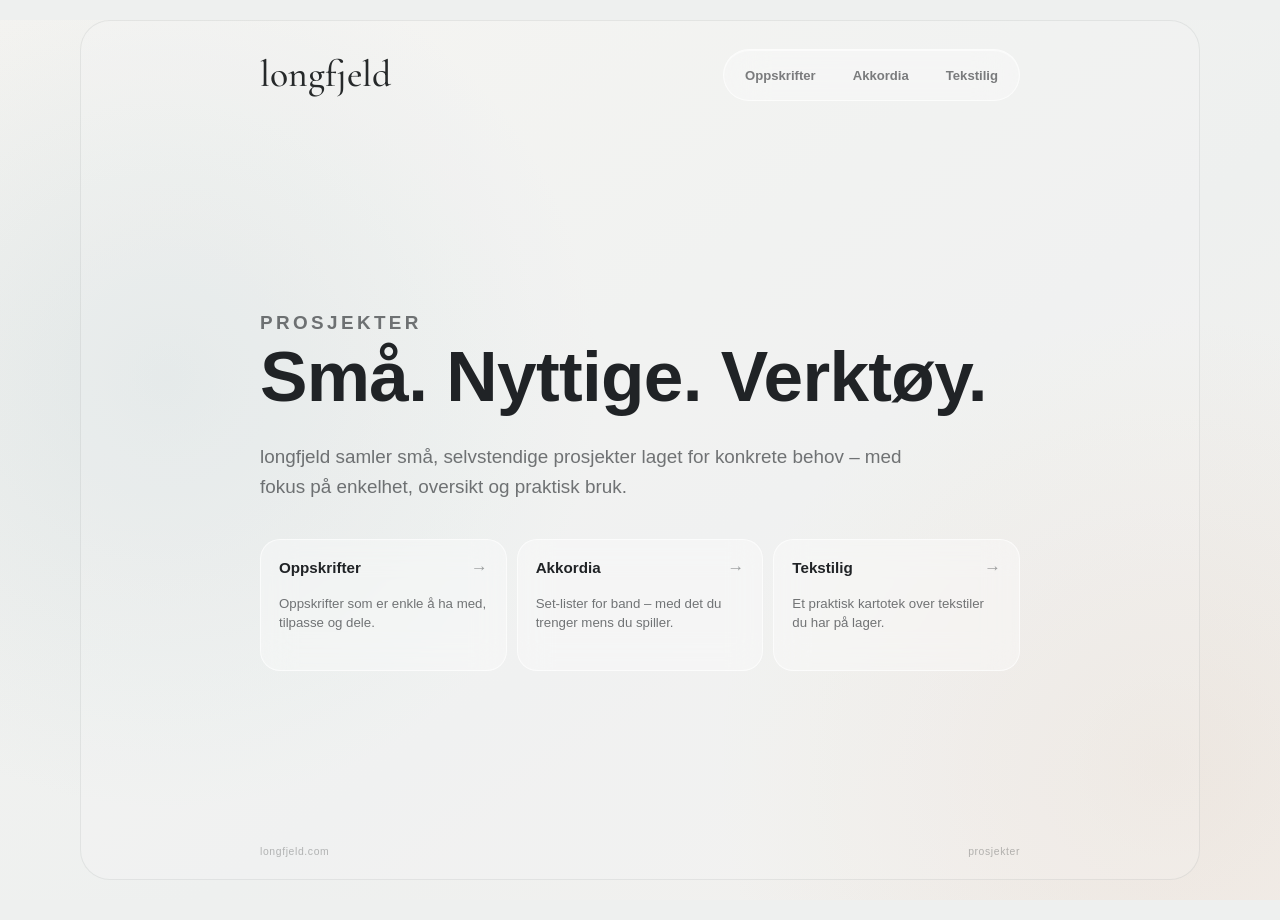
<file: index.html>
<!doctype html>
<html lang="no">
<head>
  <meta charset="utf-8">
  <meta name="viewport" content="width=device-width, initial-scale=1">
  <meta name="description" content="longfjeld samler små, selvstendige prosjekter laget for konkrete behov.">
  <meta name="theme-color" content="#eef0ef">
  <title>longfjeld</title>
  <link rel="stylesheet" href="./style.css">
</head>
<body>
  <div class="site-shell">
    <header class="site-header">
      <a class="brand" href="./" aria-label="longfjeld - forside">longfjeld</a>
      <nav class="project-nav" aria-label="Prosjekter">
        <a href="./oppskrifter/">Oppskrifter</a>
        <a href="./akkordia/">Akkordia</a>
        <a href="./tekstilig/">Tekstilig</a>
      </nav>
    </header>

    <main class="site-main">
      <section class="home-intro" aria-labelledby="page-title">
        <p class="eyebrow">Prosjekter</p>
        <h1 id="page-title">Små. Nyttige. Verktøy.</h1>
        <p>longfjeld samler små, selvstendige prosjekter laget for konkrete behov – med fokus på enkelhet, oversikt og praktisk bruk.</p>

        <div class="project-grid" aria-label="Velg prosjekt">
          <a class="project-link" href="./oppskrifter/">
            <span class="project-link__top">
              <span class="project-link__name">Oppskrifter</span>
              <span class="project-link__arrow" aria-hidden="true">→</span>
            </span>
            <span class="project-link__desc">Oppskrifter som er enkle å ha med, tilpasse og dele.</span>
          </a>

          <a class="project-link" href="./akkordia/">
            <span class="project-link__top">
              <span class="project-link__name">Akkordia</span>
              <span class="project-link__arrow" aria-hidden="true">→</span>
            </span>
            <span class="project-link__desc">Set-lister for band – med det du trenger mens du spiller.</span>
          </a>

          <a class="project-link" href="./tekstilig/">
            <span class="project-link__top">
              <span class="project-link__name">Tekstilig</span>
              <span class="project-link__arrow" aria-hidden="true">→</span>
            </span>
            <span class="project-link__desc">Et praktisk kartotek over tekstiler du har på lager.</span>
          </a>
        </div>
      </section>
    </main>

    <footer class="site-footer">
      <span>longfjeld.com</span>
      <span>prosjekter</span>
    </footer>
  </div>
</body>
</html>
</file>
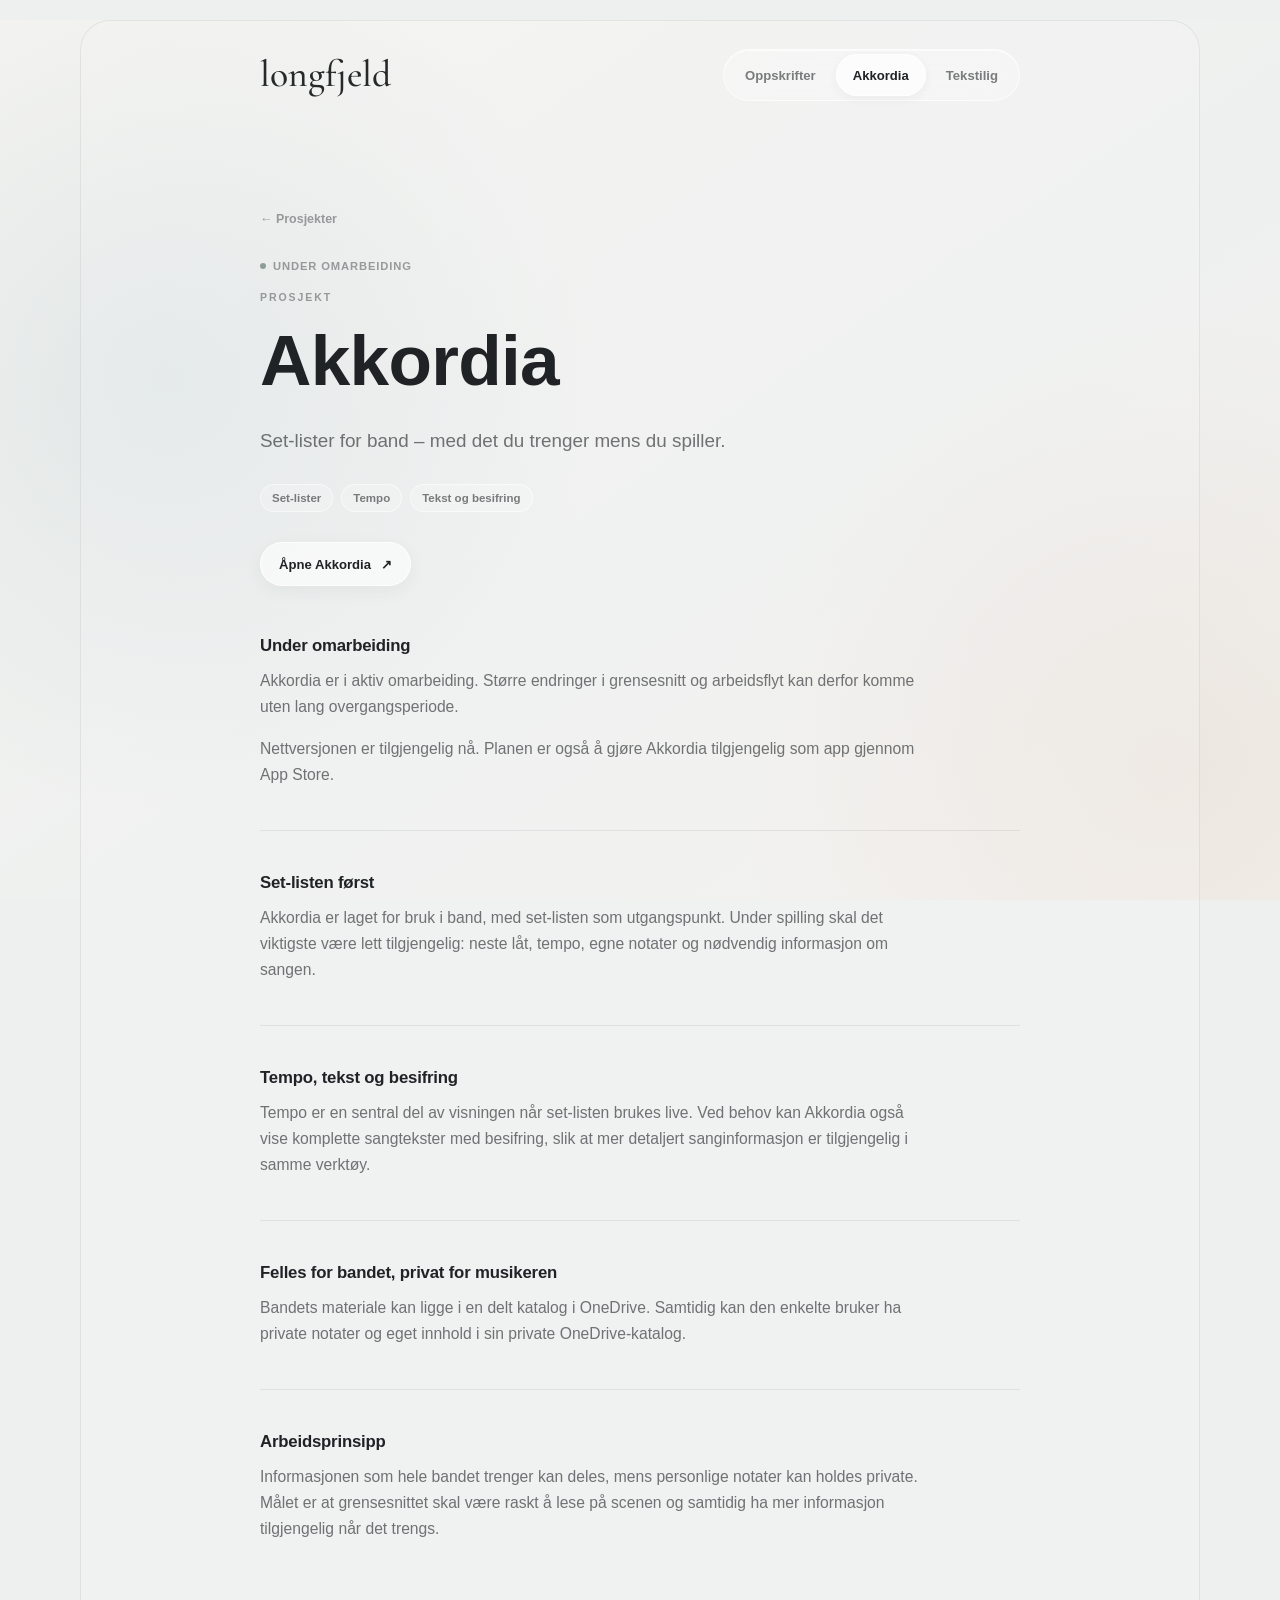
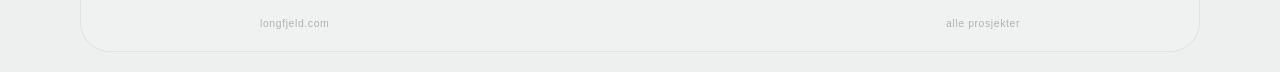
<file: akkordia/index.html>
<!doctype html>
<html lang="no">
<head>
  <meta charset="utf-8">
  <meta name="viewport" content="width=device-width, initial-scale=1">
  <meta name="description" content="Akkordia - set-lister for band med tempo, private notater, tekster og besifring.">
  <meta name="theme-color" content="#eef0ef">
  <title>Akkordia · longfjeld</title>
  <link rel="stylesheet" href="../style.css">
</head>
<body class="project-page">
  <div class="site-shell">
    <header class="site-header">
      <a class="brand" href="../" aria-label="longfjeld - forside">longfjeld</a>
      <nav class="project-nav" aria-label="Prosjekter">
        <a href="../oppskrifter/">Oppskrifter</a>
        <a href="../akkordia/" aria-current="page">Akkordia</a>
        <a href="../tekstilig/">Tekstilig</a>
      </nav>
    </header>

    <main class="site-main">
      <article class="project-content">
        <div class="project-header-row"><a class="back-link" href="../">← Prosjekter</a></div>
        <section class="project-intro">
          <span class="status">Under omarbeiding</span>
          <p class="eyebrow">Prosjekt</p>
          <h1>Akkordia</h1>
          <p class="project-lead">Set-lister for band – med det du trenger mens du spiller.</p>
          <div class="project-meta" aria-label="Nøkkelord">
            <span class="tag">Set-lister</span>
            <span class="tag">Tempo</span>
            <span class="tag">Tekst og besifring</span>
          </div>
          <div class="actions">
            <a class="button" href="https://longfjeld.github.io/Akkordia/" target="_blank" rel="noopener noreferrer">Åpne Akkordia <span aria-hidden="true">↗</span></a>
          </div>
        </section>

        <div class="project-sections">
          <section class="info-section">
            <h2>Under omarbeiding</h2>
            <p>Akkordia er i aktiv omarbeiding. Større endringer i grensesnitt og arbeidsflyt kan derfor komme uten lang overgangsperiode.</p>
            <p>Nettversjonen er tilgjengelig nå. Planen er også å gjøre Akkordia tilgjengelig som app gjennom App Store.</p>
          </section>

          <section class="info-section">
            <h2>Set-listen først</h2>
            <p>Akkordia er laget for bruk i band, med set-listen som utgangspunkt. Under spilling skal det viktigste være lett tilgjengelig: neste låt, tempo, egne notater og nødvendig informasjon om sangen.</p>
          </section>

          <section class="info-section">
            <h2>Tempo, tekst og besifring</h2>
            <p>Tempo er en sentral del av visningen når set-listen brukes live. Ved behov kan Akkordia også vise komplette sangtekster med besifring, slik at mer detaljert sanginformasjon er tilgjengelig i samme verktøy.</p>
          </section>

          <section class="info-section">
            <h2>Felles for bandet, privat for musikeren</h2>
            <p>Bandets materiale kan ligge i en delt katalog i OneDrive. Samtidig kan den enkelte bruker ha private notater og eget innhold i sin private OneDrive-katalog.</p>
          </section>

          <section class="info-section">
            <h2>Arbeidsprinsipp</h2>
            <p>Informasjonen som hele bandet trenger kan deles, mens personlige notater kan holdes private. Målet er at grensesnittet skal være raskt å lese på scenen og samtidig ha mer informasjon tilgjengelig når det trengs.</p>
          </section>
        </div>
      </article>
    </main>

    <footer class="site-footer">
      <span>longfjeld.com</span>
      <a href="../">alle prosjekter</a>
    </footer>
  </div>
</body>
</html>
</file>
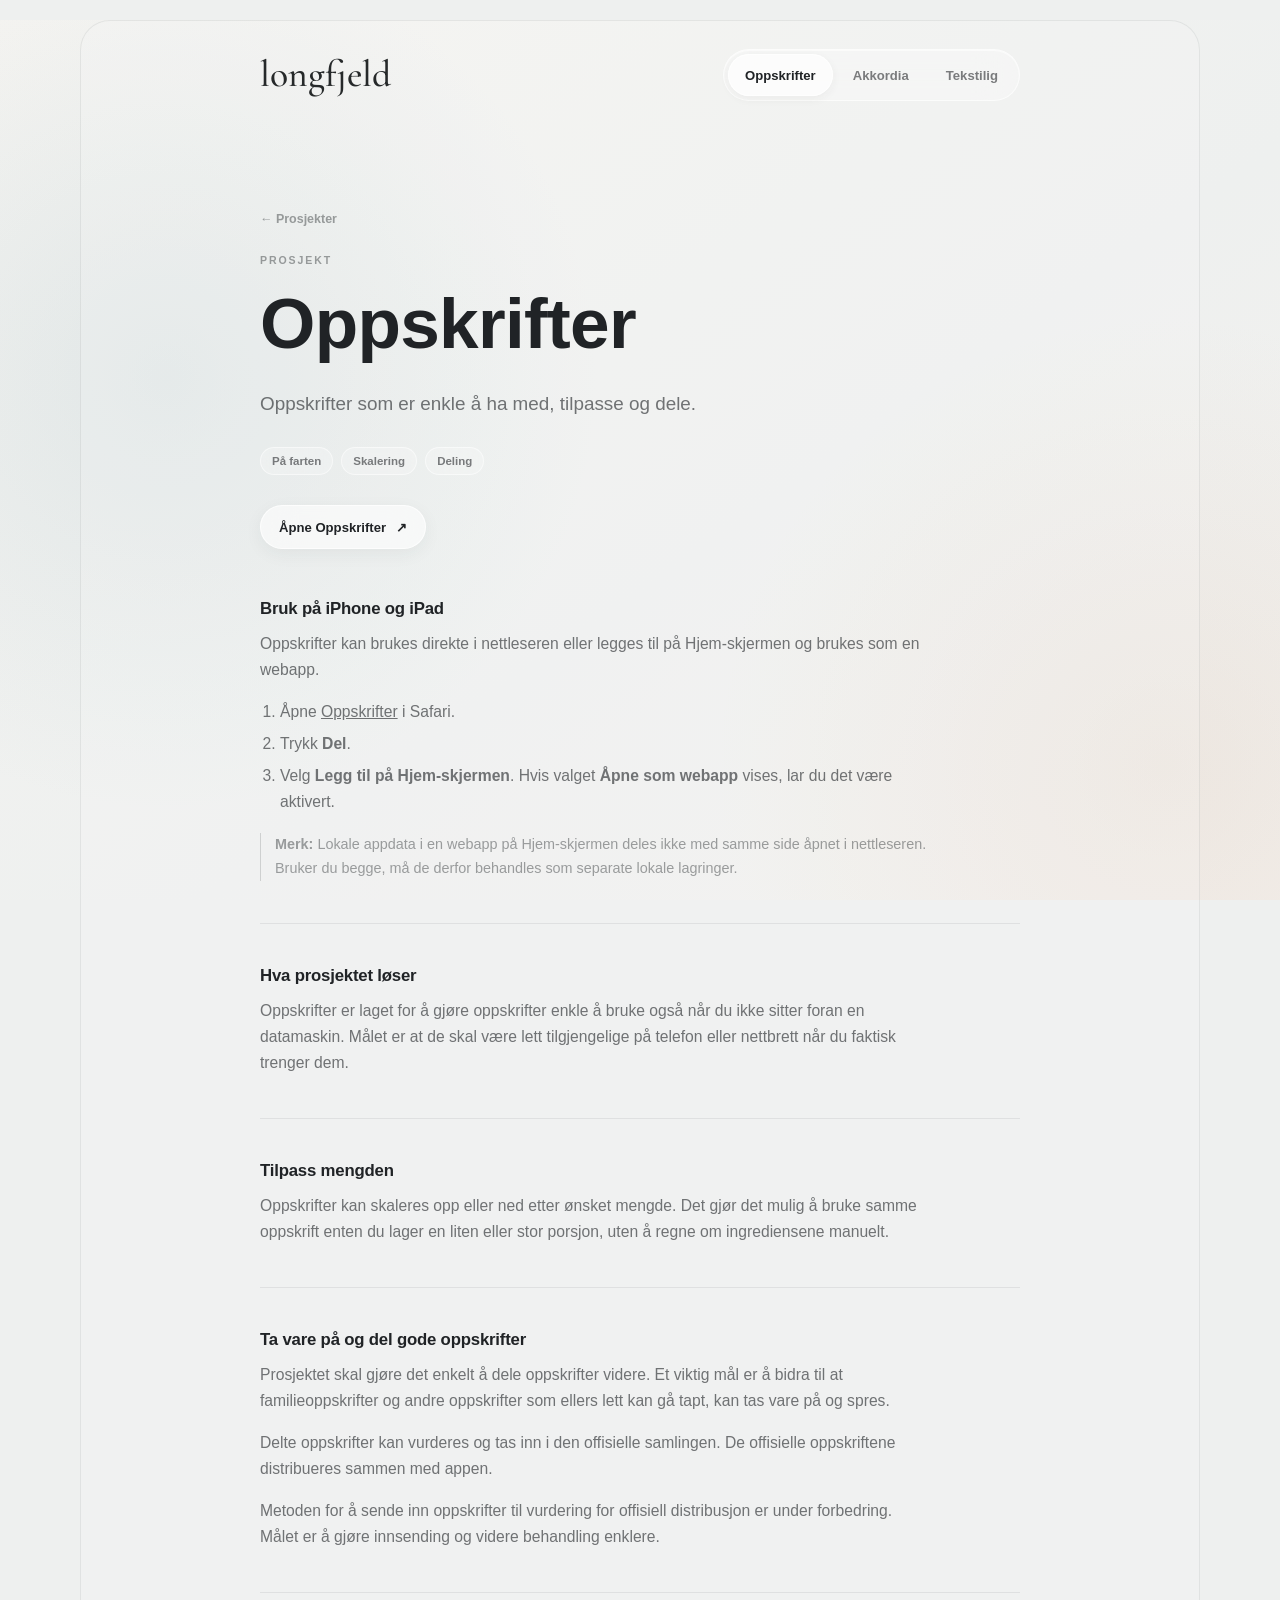
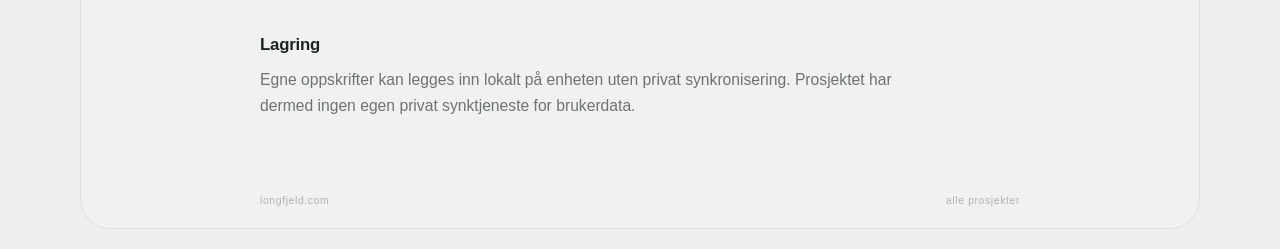
<file: oppskrifter/index.html>
<!doctype html>
<html lang="no">
<head>
  <meta charset="utf-8">
  <meta name="viewport" content="width=device-width, initial-scale=1">
  <meta name="description" content="Oppskrifter - oppskrifter på farten, med enkel skalering og deling.">
  <meta name="theme-color" content="#eef0ef">
  <title>Oppskrifter · longfjeld</title>
  <link rel="stylesheet" href="../style.css">
</head>
<body class="project-page">
  <div class="site-shell">
    <header class="site-header">
      <a class="brand" href="../" aria-label="longfjeld - forside">longfjeld</a>
      <nav class="project-nav" aria-label="Prosjekter">
        <a href="../oppskrifter/" aria-current="page">Oppskrifter</a>
        <a href="../akkordia/">Akkordia</a>
        <a href="../tekstilig/">Tekstilig</a>
      </nav>
    </header>

    <main class="site-main">
      <article class="project-content">
        <div class="project-header-row"><a class="back-link" href="../">← Prosjekter</a></div>
        <section class="project-intro">
          <p class="eyebrow">Prosjekt</p>
          <h1>Oppskrifter</h1>
          <p class="project-lead">Oppskrifter som er enkle å ha med, tilpasse og dele.</p>
          <div class="project-meta" aria-label="Nøkkelord">
            <span class="tag">På farten</span>
            <span class="tag">Skalering</span>
            <span class="tag">Deling</span>
          </div>
          <div class="actions">
            <a class="button" href="https://longfjeld.github.io/Oppskrifter/" target="_blank" rel="noopener noreferrer">Åpne Oppskrifter <span aria-hidden="true">↗</span></a>
          </div>
        </section>

        <div class="project-sections">
          <section class="info-section">
            <h2>Bruk på iPhone og iPad</h2>
            <p>Oppskrifter kan brukes direkte i nettleseren eller legges til på Hjem-skjermen og brukes som en webapp.</p>
            <ol>
              <li>Åpne <a href="https://longfjeld.github.io/Oppskrifter/" target="_blank" rel="noopener noreferrer">Oppskrifter</a> i Safari.</li>
              <li>Trykk <strong>Del</strong>.</li>
              <li>Velg <strong>Legg til på Hjem-skjermen</strong>. Hvis valget <strong>Åpne som webapp</strong> vises, lar du det være aktivert.</li>
            </ol>
            <p class="info-note"><strong>Merk:</strong> Lokale appdata i en webapp på Hjem-skjermen deles ikke med samme side åpnet i nettleseren. Bruker du begge, må de derfor behandles som separate lokale lagringer.</p>
          </section>

          <section class="info-section">
            <h2>Hva prosjektet løser</h2>
            <p>Oppskrifter er laget for å gjøre oppskrifter enkle å bruke også når du ikke sitter foran en datamaskin. Målet er at de skal være lett tilgjengelige på telefon eller nettbrett når du faktisk trenger dem.</p>
          </section>

          <section class="info-section">
            <h2>Tilpass mengden</h2>
            <p>Oppskrifter kan skaleres opp eller ned etter ønsket mengde. Det gjør det mulig å bruke samme oppskrift enten du lager en liten eller stor porsjon, uten å regne om ingrediensene manuelt.</p>
          </section>

          <section class="info-section">
            <h2>Ta vare på og del gode oppskrifter</h2>
            <p>Prosjektet skal gjøre det enkelt å dele oppskrifter videre. Et viktig mål er å bidra til at familieoppskrifter og andre oppskrifter som ellers lett kan gå tapt, kan tas vare på og spres.</p>
            <p>Delte oppskrifter kan vurderes og tas inn i den offisielle samlingen. De offisielle oppskriftene distribueres sammen med appen.</p>
            <p>Metoden for å sende inn oppskrifter til vurdering for offisiell distribusjon er under forbedring. Målet er å gjøre innsending og videre behandling enklere.</p>
          </section>

          <section class="info-section">
            <h2>Lagring</h2>
            <p>Egne oppskrifter kan legges inn lokalt på enheten uten privat synkronisering. Prosjektet har dermed ingen egen privat synktjeneste for brukerdata.</p>
          </section>
        </div>
      </article>
    </main>

    <footer class="site-footer">
      <span>longfjeld.com</span>
      <a href="../">alle prosjekter</a>
    </footer>
  </div>
</body>
</html>
</file>
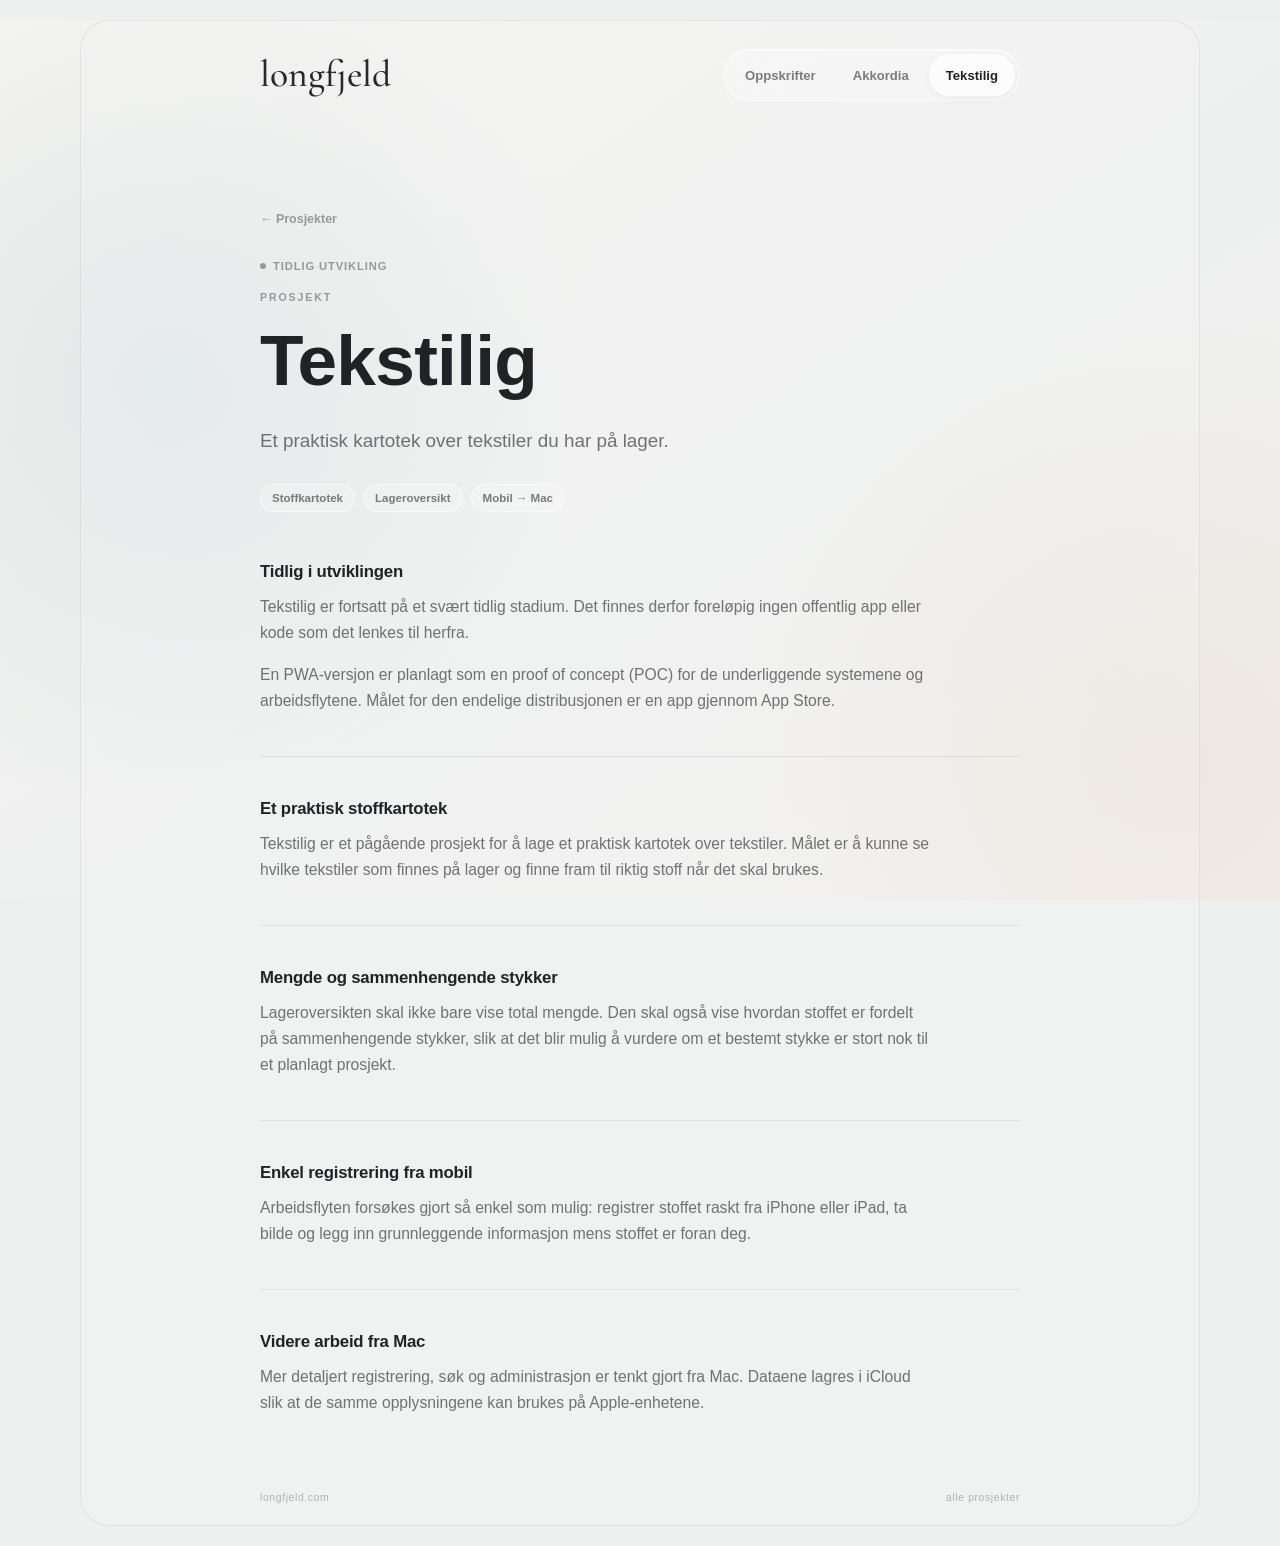
<file: tekstilig/index.html>
<!doctype html>
<html lang="no">
<head>
  <meta charset="utf-8">
  <meta name="viewport" content="width=device-width, initial-scale=1">
  <meta name="description" content="Tekstilig - et stoffkartotek med lageroversikt, bilder og arbeidsflyt fra mobil til Mac.">
  <meta name="theme-color" content="#eef0ef">
  <title>Tekstilig · longfjeld</title>
  <link rel="stylesheet" href="../style.css">
</head>
<body class="project-page">
  <div class="site-shell">
    <header class="site-header">
      <a class="brand" href="../" aria-label="longfjeld - forside">longfjeld</a>
      <nav class="project-nav" aria-label="Prosjekter">
        <a href="../oppskrifter/">Oppskrifter</a>
        <a href="../akkordia/">Akkordia</a>
        <a href="../tekstilig/" aria-current="page">Tekstilig</a>
      </nav>
    </header>

    <main class="site-main">
      <article class="project-content">
        <div class="project-header-row"><a class="back-link" href="../">← Prosjekter</a></div>
        <section class="project-intro">
          <span class="status">Tidlig utvikling</span>
          <p class="eyebrow">Prosjekt</p>
          <h1>Tekstilig</h1>
          <p class="project-lead">Et praktisk kartotek over tekstiler du har på lager.</p>
          <div class="project-meta" aria-label="Nøkkelord">
            <span class="tag">Stoffkartotek</span>
            <span class="tag">Lageroversikt</span>
            <span class="tag">Mobil → Mac</span>
          </div>
        </section>

        <div class="project-sections">
          <section class="info-section">
            <h2>Tidlig i utviklingen</h2>
            <p>Tekstilig er fortsatt på et svært tidlig stadium. Det finnes derfor foreløpig ingen offentlig app eller kode som det lenkes til herfra.</p>
            <p>En PWA-versjon er planlagt som en proof of concept (POC) for de underliggende systemene og arbeidsflytene. Målet for den endelige distribusjonen er en app gjennom App Store.</p>
          </section>

          <section class="info-section">
            <h2>Et praktisk stoffkartotek</h2>
            <p>Tekstilig er et pågående prosjekt for å lage et praktisk kartotek over tekstiler. Målet er å kunne se hvilke tekstiler som finnes på lager og finne fram til riktig stoff når det skal brukes.</p>
          </section>

          <section class="info-section">
            <h2>Mengde og sammenhengende stykker</h2>
            <p>Lageroversikten skal ikke bare vise total mengde. Den skal også vise hvordan stoffet er fordelt på sammenhengende stykker, slik at det blir mulig å vurdere om et bestemt stykke er stort nok til et planlagt prosjekt.</p>
          </section>

          <section class="info-section">
            <h2>Enkel registrering fra mobil</h2>
            <p>Arbeidsflyten forsøkes gjort så enkel som mulig: registrer stoffet raskt fra iPhone eller iPad, ta bilde og legg inn grunnleggende informasjon mens stoffet er foran deg.</p>
          </section>

          <section class="info-section">
            <h2>Videre arbeid fra Mac</h2>
            <p>Mer detaljert registrering, søk og administrasjon er tenkt gjort fra Mac. Dataene lagres i iCloud slik at de samme opplysningene kan brukes på Apple-enhetene.</p>
          </section>
        </div>
      </article>
    </main>

    <footer class="site-footer">
      <span>longfjeld.com</span>
      <a href="../">alle prosjekter</a>
    </footer>
  </div>
</body>
</html>
</file>
<file: style.css>
@import url('https://fonts.googleapis.com/css2?family=Cormorant+Garamond:ital,wght@0,400;0,500;0,600;1,500&display=swap');

/* ==========================================================
   longfjeld.com - Minimal Glass

   ENKLE INNSTILLINGER
   Endre disse verdiene først dersom du vil justere uttrykket.
   ========================================================== */
:root {
  --page-bg-a: #f5f4f1;
  --page-bg-b: #eef0ef;
  --page-bg-c: #f4f1ee;
  --text: #202326;
  --muted: rgba(32, 35, 38, 0.62);
  --quiet: rgba(32, 35, 38, 0.42);
  --faint: rgba(32, 35, 38, 0.30);

  --glass: rgba(255, 255, 255, 0.28);
  --glass-strong: rgba(255, 255, 255, 0.58);
  --glass-hover: rgba(255, 255, 255, 0.52);
  --glass-border: rgba(255, 255, 255, 0.62);
  --glass-blur: 20px;

  --blue-glow: rgba(176, 198, 204, 0.25);
  --warm-glow: rgba(216, 194, 174, 0.22);

  --content-width: 1120px;
  --layout-width: 760px;
  --reading-width: 670px;
  --radius-large: 30px;
  --radius-medium: 20px;
  --radius-pill: 999px;
}

/* Vanligvis trenger du ikke endre noe under denne linjen. */
* {
  box-sizing: border-box;
}

html {
  min-height: 100%;
  background: var(--page-bg-b);
}

body {
  margin: 0;
  min-height: 100vh;
  color: var(--text);
  background:
    radial-gradient(circle at 13% 42%, var(--blue-glow) 0, transparent 27rem),
    radial-gradient(circle at 91% 85%, var(--warm-glow) 0, transparent 28rem),
    linear-gradient(145deg, var(--page-bg-a) 0%, var(--page-bg-b) 58%, var(--page-bg-c) 100%);
  background-attachment: fixed;
  font-family: -apple-system, BlinkMacSystemFont, "Segoe UI", Roboto, Helvetica, Arial, sans-serif;
  -webkit-font-smoothing: antialiased;
  text-rendering: optimizeLegibility;
}

a {
  color: inherit;
}

button,
a {
  -webkit-tap-highlight-color: transparent;
}

.site-shell {
  width: min(calc(100% - 40px), var(--content-width));
  min-height: calc(100vh - 40px);
  margin: 20px auto;
  padding: 28px 34px 22px;
  display: flex;
  flex-direction: column;
  border: 1px solid rgba(125, 132, 136, 0.14);
  border-radius: var(--radius-large);
  background: rgba(248, 248, 246, 0.18);
}

.site-header {
  width: min(100%, var(--layout-width));
  margin-inline: auto;
  display: flex;
  align-items: center;
  justify-content: space-between;
  gap: 24px;
}

.brand {
  color: #26292a;
  font-family: "Cormorant Garamond", Georgia, "Times New Roman", serif;
  font-size: clamp(2rem, 3.1vw, 2.35rem);
  font-weight: 500;
  line-height: 1;
  text-decoration: none;
  font-variant-ligatures: common-ligatures discretionary-ligatures;
}

.project-nav {
  display: flex;
  gap: 3px;
  padding: 4px;
  border: 1px solid var(--glass-border);
  border-radius: var(--radius-pill);
  background: var(--glass);
  box-shadow: inset 0 1px 0 rgba(255, 255, 255, 0.55);
  -webkit-backdrop-filter: blur(var(--glass-blur));
  backdrop-filter: blur(var(--glass-blur));
}

.project-nav a {
  min-height: 42px;
  padding: 0 17px;
  display: inline-flex;
  align-items: center;
  justify-content: center;
  border-radius: var(--radius-pill);
  color: rgba(32, 35, 38, 0.58);
  font-size: 0.82rem;
  font-weight: 550;
  text-decoration: none;
  transition: background 160ms ease, color 160ms ease, box-shadow 160ms ease;
}

.project-nav a[aria-current="page"] {
  color: var(--text);
  background: rgba(255, 255, 255, 0.64);
  box-shadow:
    inset 0 0 0 1px rgba(255, 255, 255, 0.72),
    0 3px 10px rgba(48, 53, 56, 0.055);
}

@media (hover: hover) and (pointer: fine) {
  .project-nav a:hover,
  .project-link:hover,
  .button:hover {
    background: var(--glass-hover);
    color: var(--text);
  }
}

:focus-visible {
  outline: 2px solid rgba(70, 100, 112, 0.65);
  outline-offset: 3px;
}

.site-main {
  width: 100%;
  flex: 1;
  display: flex;
  align-items: center;
  justify-content: center;
  padding: clamp(56px, 9vw, 108px) 0 clamp(42px, 6vw, 76px);
}

.home-intro,
.project-intro,
.project-sections {
  width: min(100%, var(--layout-width));
}

.eyebrow {
  margin: 0 0 20px;
  color: var(--quiet);
  font-size: 0.66rem;
  font-weight: 700;
  letter-spacing: 0.18em;
  line-height: 1;
  text-transform: uppercase;
}

h1,
h2,
p {
  margin-top: 0;
}

h1 {
  max-width: var(--layout-width);
  margin-bottom: 28px;
  color: var(--text);
  font-size: clamp(2.65rem, 5.8vw, 4.45rem);
  font-weight: 570;
  letter-spacing: -0.01em;
  line-height: 1.055;
  text-wrap: balance;
}

.home-intro > p,
.project-lead {
  max-width: var(--reading-width);
  margin-bottom: 0;
  color: var(--muted);
  font-size: clamp(1.05rem, 1.7vw, 1.18rem);
  line-height: 1.62;
}

.project-grid {
  margin-top: 36px;
  display: grid;
  grid-template-columns: repeat(3, minmax(0, 1fr));
  gap: 10px;
}

.project-link {
  min-height: 132px;
  padding: 18px;
  display: flex;
  flex-direction: column;
  justify-content: flex-start;
  gap: 16px;
  border: 1px solid var(--glass-border);
  border-radius: var(--radius-medium);
  color: var(--text);
  background: rgba(255, 255, 255, 0.32);
  text-decoration: none;
  -webkit-backdrop-filter: blur(16px);
  backdrop-filter: blur(16px);
  transition: background 160ms ease, transform 160ms ease;
}

.project-link__top {
  display: flex;
  align-items: center;
  justify-content: space-between;
  gap: 12px;
}

.project-link__name {
  font-size: 0.95rem;
  font-weight: 650;
}

.project-link__arrow {
  color: var(--quiet);
  font-size: 1.05rem;
}

.project-link__desc {
  color: var(--muted);
  font-size: 0.83rem;
  line-height: 1.45;
}

.project-header-row {
  margin-bottom: 28px;
}

.back-link {
  color: var(--quiet);
  font-size: 0.78rem;
  font-weight: 550;
  text-decoration: none;
}

.project-meta {
  margin-top: 28px;
  display: flex;
  flex-wrap: wrap;
  gap: 8px;
}

.tag {
  padding: 7px 11px;
  border: 1px solid rgba(255, 255, 255, 0.52);
  border-radius: var(--radius-pill);
  color: rgba(32, 35, 38, 0.58);
  background: rgba(255, 255, 255, 0.22);
  font-size: 0.72rem;
  font-weight: 600;
  -webkit-backdrop-filter: blur(12px);
  backdrop-filter: blur(12px);
}

.project-page .site-main {
  align-items: flex-start;
}

.project-content {
  width: min(100%, var(--layout-width));
}

.project-sections {
  margin-top: 48px;
  display: grid;
  gap: 42px;
}

.info-section {
  padding-top: 2px;
}

.info-section + .info-section {
  padding-top: 42px;
  border-top: 1px solid rgba(32, 35, 38, 0.08);
}

.info-section h2 {
  margin-bottom: 12px;
  color: var(--text);
  font-size: 1.05rem;
  font-weight: 680;
  letter-spacing: -0.012em;
}

.info-section p,
.info-section li {
  max-width: var(--reading-width);
  color: var(--muted);
  font-size: 0.98rem;
  line-height: 1.66;
}

.info-section p:last-child {
  margin-bottom: 0;
}

.info-section ul,
.info-section ol {
  max-width: var(--reading-width);
  margin: 12px 0 0;
  padding-left: 1.25rem;
}

.info-section li + li {
  margin-top: 6px;
}

.info-note {
  margin-top: 18px;
  padding-left: 14px;
  border-left: 1px solid rgba(32, 35, 38, 0.16);
  color: var(--quiet) !important;
  font-size: 0.9rem !important;
}

.actions {
  margin-top: 30px;
  display: flex;
  flex-wrap: wrap;
  gap: 9px;
}

.button {
  min-height: 44px;
  padding: 0 18px;
  display: inline-flex;
  align-items: center;
  justify-content: center;
  gap: 10px;
  border: 1px solid rgba(255, 255, 255, 0.72);
  border-radius: var(--radius-pill);
  color: var(--text);
  background: var(--glass-strong);
  box-shadow: 0 5px 18px rgba(40, 46, 50, 0.055);
  font-size: 0.82rem;
  font-weight: 650;
  text-decoration: none;
  -webkit-backdrop-filter: blur(16px);
  backdrop-filter: blur(16px);
  transition: background 160ms ease;
}

.button--quiet {
  border-color: rgba(55, 60, 63, 0.09);
  color: rgba(32, 35, 38, 0.67);
  background: rgba(255, 255, 255, 0.16);
}

.status {
  margin-bottom: 20px;
  display: inline-flex;
  align-items: center;
  gap: 7px;
  color: var(--quiet);
  font-size: 0.7rem;
  font-weight: 650;
  letter-spacing: 0.08em;
  text-transform: uppercase;
}

.status::before {
  width: 6px;
  height: 6px;
  border-radius: 50%;
  background: rgba(74, 101, 91, 0.58);
  content: "";
}

.site-footer {
  display: flex;
  justify-content: space-between;
  gap: 16px;
  width: min(100%, 760px);
  margin-inline: auto;
  color: var(--faint);
  font-size: 0.65rem;
  letter-spacing: 0.06em;
}

.site-footer a {
  text-decoration: none;
}

.not-found {
  text-align: center;
}

.not-found .button {
  margin-top: 12px;
}

@media (max-width: 760px) {
  body {
    background-attachment: scroll;
  }

  .site-shell {
    width: min(calc(100% - 24px), var(--content-width));
    min-height: calc(100vh - 24px);
    margin: 12px auto;
    padding: 22px 18px 18px;
    border-radius: 24px;
  }

  .site-header {
    width: 100%;
    flex-direction: column;
    align-items: flex-start;
    gap: 20px;
  }

  .project-nav {
    width: 100%;
    display: grid;
    grid-template-columns: repeat(3, minmax(0, 1fr));
  }

  .project-nav a {
    min-width: 0;
    padding: 0 5px;
    font-size: 0.76rem;
  }

  .site-main {
    align-items: flex-start;
    padding: 48px 7px 38px;
  }

  .eyebrow {
    margin-bottom: 17px;
  }

  h1 {
    margin-bottom: 24px;
    line-height: 1.06;
  }

  .project-grid {
    grid-template-columns: 1fr;
    margin-top: 30px;
  }

  .project-link {
    min-height: 108px;
  }

  .site-footer {
    padding: 0 2px;
  }
}

@media (max-width: 380px) {
  .project-nav a {
    font-size: 0.71rem;
  }

  h1 {
    font-size: 2.45rem;
  }
}

@media (prefers-reduced-motion: reduce) {
  *,
  *::before,
  *::after {
    scroll-behavior: auto !important;
    transition: none !important;
  }
}

@media (prefers-contrast: more) {
  :root {
    --muted: rgba(20, 23, 25, 0.82);
    --quiet: rgba(20, 23, 25, 0.68);
  }

  .project-nav,
  .project-link,
  .button,
  .tag {
    border-color: rgba(40, 45, 48, 0.28);
  }
}
</file>
